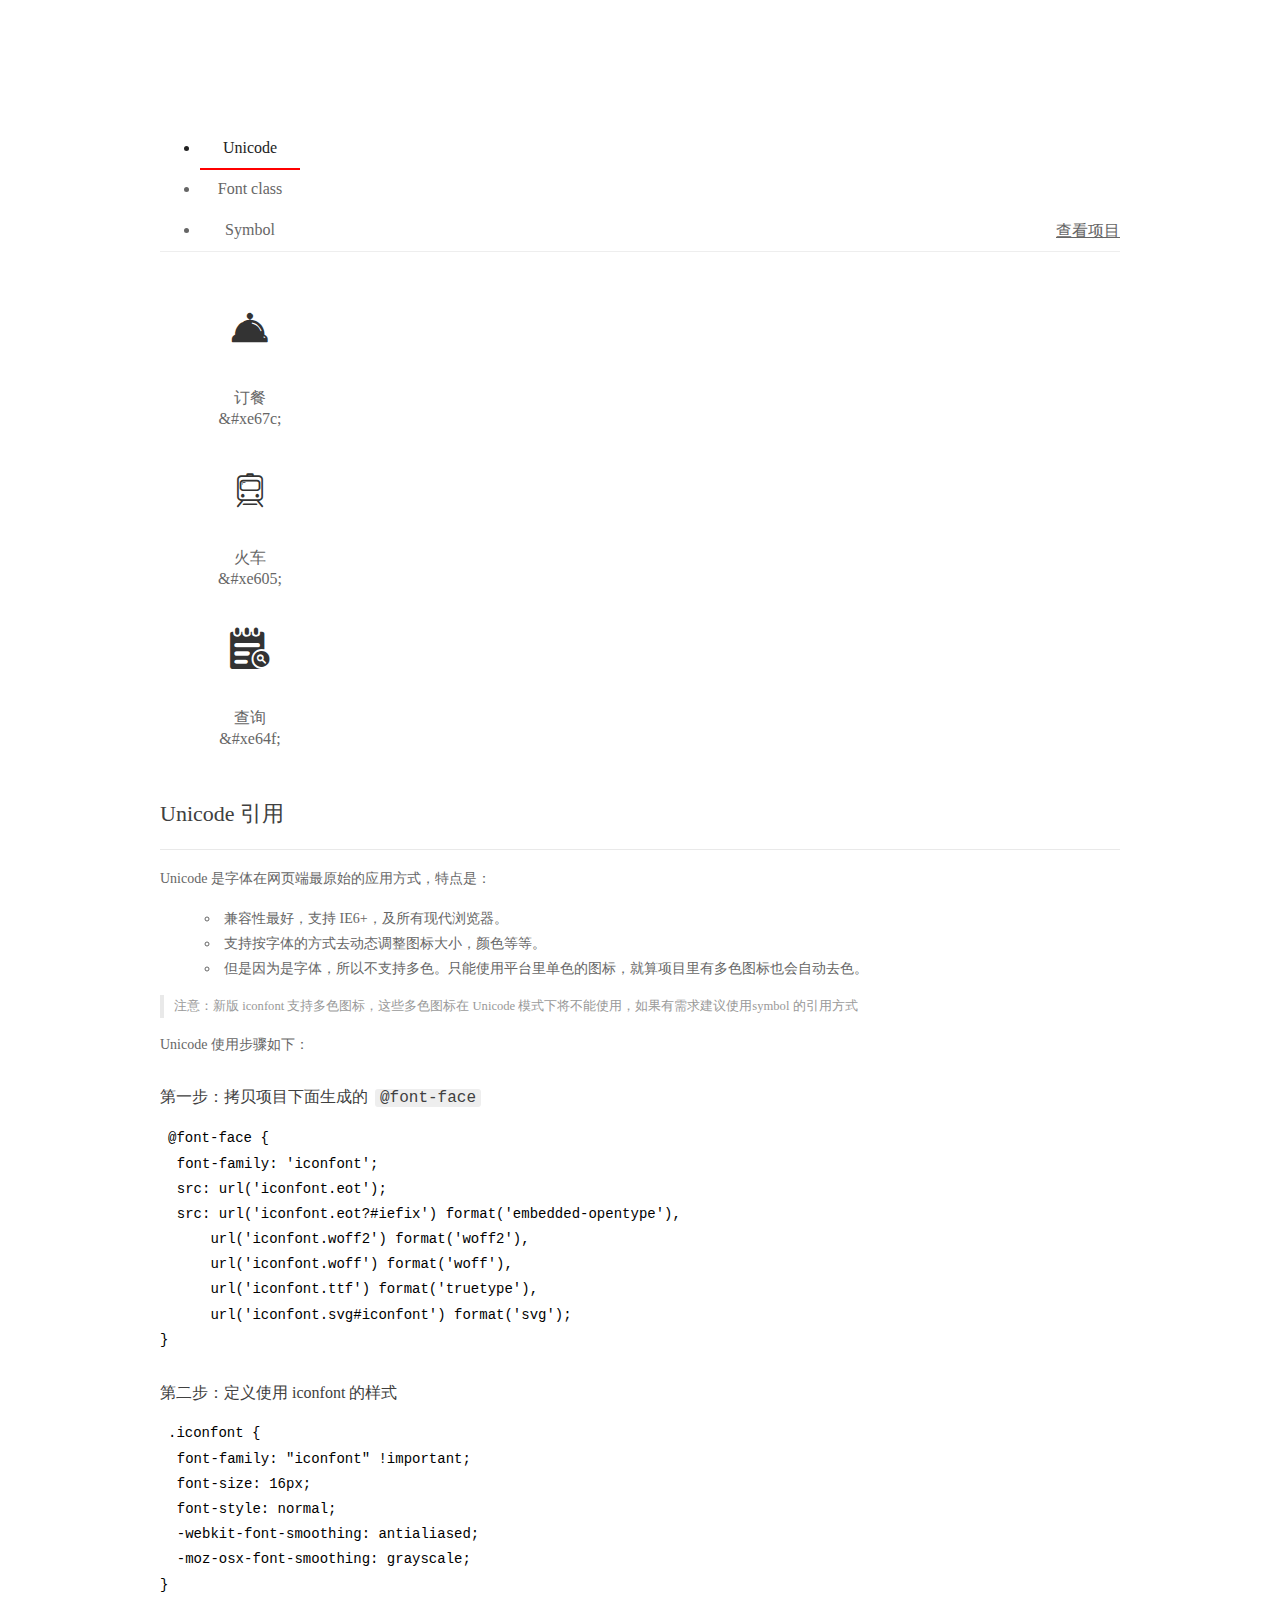
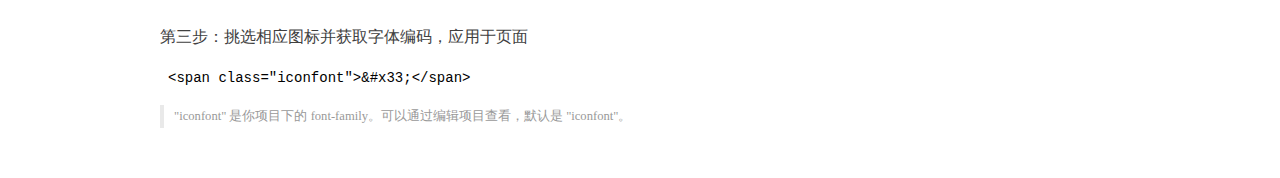
<file: font/demo_index.html>
<!DOCTYPE html>
<html>
<head>
  <meta charset="utf-8"/>
  <title>IconFont Demo</title>
  <link rel="shortcut icon" href="https://gtms04.alicdn.com/tps/i4/TB1_oz6GVXXXXaFXpXXJDFnIXXX-64-64.ico" type="image/x-icon"/>
  <link rel="stylesheet" href="https://g.alicdn.com/thx/cube/1.3.2/cube.min.css">
  <link rel="stylesheet" href="demo.css">
  <link rel="stylesheet" href="iconfont.css">
  <script src="iconfont.js"></script>
  <!-- jQuery -->
  <script src="https://a1.alicdn.com/oss/uploads/2018/12/26/7bfddb60-08e8-11e9-9b04-53e73bb6408b.js"></script>
  <!-- 代码高亮 -->
  <script src="https://a1.alicdn.com/oss/uploads/2018/12/26/a3f714d0-08e6-11e9-8a15-ebf944d7534c.js"></script>
</head>
<body>
  <div class="main">
    <h1 class="logo"><a href="https://www.iconfont.cn/" title="iconfont 首页" target="_blank">&#xe86b;</a></h1>
    <div class="nav-tabs">
      <ul id="tabs" class="dib-box">
        <li class="dib active"><span>Unicode</span></li>
        <li class="dib"><span>Font class</span></li>
        <li class="dib"><span>Symbol</span></li>
      </ul>
      
      <a href="https://www.iconfont.cn/manage/index?manage_type=myprojects&projectId=1088593" target="_blank" class="nav-more">查看项目</a>
      
    </div>
    <div class="tab-container">
      <div class="content unicode" style="display: block;">
          <ul class="icon_lists dib-box">
          
            <li class="dib">
              <span class="icon iconfont">&#xe67c;</span>
                <div class="name">订餐</div>
                <div class="code-name">&amp;#xe67c;</div>
              </li>
          
            <li class="dib">
              <span class="icon iconfont">&#xe605;</span>
                <div class="name">火车</div>
                <div class="code-name">&amp;#xe605;</div>
              </li>
          
            <li class="dib">
              <span class="icon iconfont">&#xe64f;</span>
                <div class="name">查询</div>
                <div class="code-name">&amp;#xe64f;</div>
              </li>
          
          </ul>
          <div class="article markdown">
          <h2 id="unicode-">Unicode 引用</h2>
          <hr>

          <p>Unicode 是字体在网页端最原始的应用方式，特点是：</p>
          <ul>
            <li>兼容性最好，支持 IE6+，及所有现代浏览器。</li>
            <li>支持按字体的方式去动态调整图标大小，颜色等等。</li>
            <li>但是因为是字体，所以不支持多色。只能使用平台里单色的图标，就算项目里有多色图标也会自动去色。</li>
          </ul>
          <blockquote>
            <p>注意：新版 iconfont 支持多色图标，这些多色图标在 Unicode 模式下将不能使用，如果有需求建议使用symbol 的引用方式</p>
          </blockquote>
          <p>Unicode 使用步骤如下：</p>
          <h3 id="-font-face">第一步：拷贝项目下面生成的 <code>@font-face</code></h3>
<pre><code class="language-css"
>@font-face {
  font-family: 'iconfont';
  src: url('iconfont.eot');
  src: url('iconfont.eot?#iefix') format('embedded-opentype'),
      url('iconfont.woff2') format('woff2'),
      url('iconfont.woff') format('woff'),
      url('iconfont.ttf') format('truetype'),
      url('iconfont.svg#iconfont') format('svg');
}
</code></pre>
          <h3 id="-iconfont-">第二步：定义使用 iconfont 的样式</h3>
<pre><code class="language-css"
>.iconfont {
  font-family: "iconfont" !important;
  font-size: 16px;
  font-style: normal;
  -webkit-font-smoothing: antialiased;
  -moz-osx-font-smoothing: grayscale;
}
</code></pre>
          <h3 id="-">第三步：挑选相应图标并获取字体编码，应用于页面</h3>
<pre>
<code class="language-html"
>&lt;span class="iconfont"&gt;&amp;#x33;&lt;/span&gt;
</code></pre>
          <blockquote>
            <p>"iconfont" 是你项目下的 font-family。可以通过编辑项目查看，默认是 "iconfont"。</p>
          </blockquote>
          </div>
      </div>
      <div class="content font-class">
        <ul class="icon_lists dib-box">
          
          <li class="dib">
            <span class="icon iconfont icon-dingcan"></span>
            <div class="name">
              订餐
            </div>
            <div class="code-name">.icon-dingcan
            </div>
          </li>
          
          <li class="dib">
            <span class="icon iconfont icon-huoche"></span>
            <div class="name">
              火车
            </div>
            <div class="code-name">.icon-huoche
            </div>
          </li>
          
          <li class="dib">
            <span class="icon iconfont icon-chaxun"></span>
            <div class="name">
              查询
            </div>
            <div class="code-name">.icon-chaxun
            </div>
          </li>
          
        </ul>
        <div class="article markdown">
        <h2 id="font-class-">font-class 引用</h2>
        <hr>

        <p>font-class 是 Unicode 使用方式的一种变种，主要是解决 Unicode 书写不直观，语意不明确的问题。</p>
        <p>与 Unicode 使用方式相比，具有如下特点：</p>
        <ul>
          <li>兼容性良好，支持 IE8+，及所有现代浏览器。</li>
          <li>相比于 Unicode 语意明确，书写更直观。可以很容易分辨这个 icon 是什么。</li>
          <li>因为使用 class 来定义图标，所以当要替换图标时，只需要修改 class 里面的 Unicode 引用。</li>
          <li>不过因为本质上还是使用的字体，所以多色图标还是不支持的。</li>
        </ul>
        <p>使用步骤如下：</p>
        <h3 id="-fontclass-">第一步：引入项目下面生成的 fontclass 代码：</h3>
<pre><code class="language-html">&lt;link rel="stylesheet" href="./iconfont.css"&gt;
</code></pre>
        <h3 id="-">第二步：挑选相应图标并获取类名，应用于页面：</h3>
<pre><code class="language-html">&lt;span class="iconfont icon-xxx"&gt;&lt;/span&gt;
</code></pre>
        <blockquote>
          <p>"
            iconfont" 是你项目下的 font-family。可以通过编辑项目查看，默认是 "iconfont"。</p>
        </blockquote>
      </div>
      </div>
      <div class="content symbol">
          <ul class="icon_lists dib-box">
          
            <li class="dib">
                <svg class="icon svg-icon" aria-hidden="true">
                  <use xlink:href="#icon-dingcan"></use>
                </svg>
                <div class="name">订餐</div>
                <div class="code-name">#icon-dingcan</div>
            </li>
          
            <li class="dib">
                <svg class="icon svg-icon" aria-hidden="true">
                  <use xlink:href="#icon-huoche"></use>
                </svg>
                <div class="name">火车</div>
                <div class="code-name">#icon-huoche</div>
            </li>
          
            <li class="dib">
                <svg class="icon svg-icon" aria-hidden="true">
                  <use xlink:href="#icon-chaxun"></use>
                </svg>
                <div class="name">查询</div>
                <div class="code-name">#icon-chaxun</div>
            </li>
          
          </ul>
          <div class="article markdown">
          <h2 id="symbol-">Symbol 引用</h2>
          <hr>

          <p>这是一种全新的使用方式，应该说这才是未来的主流，也是平台目前推荐的用法。相关介绍可以参考这篇<a href="">文章</a>
            这种用法其实是做了一个 SVG 的集合，与另外两种相比具有如下特点：</p>
          <ul>
            <li>支持多色图标了，不再受单色限制。</li>
            <li>通过一些技巧，支持像字体那样，通过 <code>font-size</code>, <code>color</code> 来调整样式。</li>
            <li>兼容性较差，支持 IE9+，及现代浏览器。</li>
            <li>浏览器渲染 SVG 的性能一般，还不如 png。</li>
          </ul>
          <p>使用步骤如下：</p>
          <h3 id="-symbol-">第一步：引入项目下面生成的 symbol 代码：</h3>
<pre><code class="language-html">&lt;script src="./iconfont.js"&gt;&lt;/script&gt;
</code></pre>
          <h3 id="-css-">第二步：加入通用 CSS 代码（引入一次就行）：</h3>
<pre><code class="language-html">&lt;style&gt;
.icon {
  width: 1em;
  height: 1em;
  vertical-align: -0.15em;
  fill: currentColor;
  overflow: hidden;
}
&lt;/style&gt;
</code></pre>
          <h3 id="-">第三步：挑选相应图标并获取类名，应用于页面：</h3>
<pre><code class="language-html">&lt;svg class="icon" aria-hidden="true"&gt;
  &lt;use xlink:href="#icon-xxx"&gt;&lt;/use&gt;
&lt;/svg&gt;
</code></pre>
          </div>
      </div>

    </div>
  </div>
  <script>
  $(document).ready(function () {
      $('.tab-container .content:first').show()

      $('#tabs li').click(function (e) {
        var tabContent = $('.tab-container .content')
        var index = $(this).index()

        if ($(this).hasClass('active')) {
          return
        } else {
          $('#tabs li').removeClass('active')
          $(this).addClass('active')

          tabContent.hide().eq(index).fadeIn()
        }
      })
    })
  </script>
</body>
</html>
</file>
<file: font/demo.css>
/* Logo 字体 */
@font-face {
  font-family: "iconfont logo";
  src: url('https://at.alicdn.com/t/font_985780_km7mi63cihi.eot?t=1545807318834');
  src: url('https://at.alicdn.com/t/font_985780_km7mi63cihi.eot?t=1545807318834#iefix') format('embedded-opentype'),
    url('https://at.alicdn.com/t/font_985780_km7mi63cihi.woff?t=1545807318834') format('woff'),
    url('https://at.alicdn.com/t/font_985780_km7mi63cihi.ttf?t=1545807318834') format('truetype'),
    url('https://at.alicdn.com/t/font_985780_km7mi63cihi.svg?t=1545807318834#iconfont') format('svg');
}

.logo {
  font-family: "iconfont logo";
  font-size: 160px;
  font-style: normal;
  -webkit-font-smoothing: antialiased;
  -moz-osx-font-smoothing: grayscale;
}

/* tabs */
.nav-tabs {
  position: relative;
}

.nav-tabs .nav-more {
  position: absolute;
  right: 0;
  bottom: 0;
  height: 42px;
  line-height: 42px;
  color: #666;
}

#tabs {
  border-bottom: 1px solid #eee;
}

#tabs li {
  cursor: pointer;
  width: 100px;
  height: 40px;
  line-height: 40px;
  text-align: center;
  font-size: 16px;
  border-bottom: 2px solid transparent;
  position: relative;
  z-index: 1;
  margin-bottom: -1px;
  color: #666;
}


#tabs .active {
  border-bottom-color: #f00;
  color: #222;
}

.tab-container .content {
  display: none;
}

/* 页面布局 */
.main {
  padding: 30px 100px;
  width: 960px;
  margin: 0 auto;
}

.main .logo {
  color: #333;
  text-align: left;
  margin-bottom: 30px;
  line-height: 1;
  height: 110px;
  margin-top: -50px;
  overflow: hidden;
  *zoom: 1;
}

.main .logo a {
  font-size: 160px;
  color: #333;
}

.helps {
  margin-top: 40px;
}

.helps pre {
  padding: 20px;
  margin: 10px 0;
  border: solid 1px #e7e1cd;
  background-color: #fffdef;
  overflow: auto;
}

.icon_lists {
  width: 100% !important;
  overflow: hidden;
  *zoom: 1;
}

.icon_lists li {
  width: 100px;
  margin-bottom: 10px;
  margin-right: 20px;
  text-align: center;
  list-style: none !important;
  cursor: default;
}

.icon_lists li .code-name {
  line-height: 1.2;
}

.icon_lists .icon {
  display: block;
  height: 100px;
  line-height: 100px;
  font-size: 42px;
  margin: 10px auto;
  color: #333;
  -webkit-transition: font-size 0.25s linear, width 0.25s linear;
  -moz-transition: font-size 0.25s linear, width 0.25s linear;
  transition: font-size 0.25s linear, width 0.25s linear;
}

.icon_lists .icon:hover {
  font-size: 100px;
}

.icon_lists .svg-icon {
  /* 通过设置 font-size 来改变图标大小 */
  width: 1em;
  /* 图标和文字相邻时，垂直对齐 */
  vertical-align: -0.15em;
  /* 通过设置 color 来改变 SVG 的颜色/fill */
  fill: currentColor;
  /* path 和 stroke 溢出 viewBox 部分在 IE 下会显示
      normalize.css 中也包含这行 */
  overflow: hidden;
}

.icon_lists li .name,
.icon_lists li .code-name {
  color: #666;
}

/* markdown 样式 */
.markdown {
  color: #666;
  font-size: 14px;
  line-height: 1.8;
}

.highlight {
  line-height: 1.5;
}

.markdown img {
  vertical-align: middle;
  max-width: 100%;
}

.markdown h1 {
  color: #404040;
  font-weight: 500;
  line-height: 40px;
  margin-bottom: 24px;
}

.markdown h2,
.markdown h3,
.markdown h4,
.markdown h5,
.markdown h6 {
  color: #404040;
  margin: 1.6em 0 0.6em 0;
  font-weight: 500;
  clear: both;
}

.markdown h1 {
  font-size: 28px;
}

.markdown h2 {
  font-size: 22px;
}

.markdown h3 {
  font-size: 16px;
}

.markdown h4 {
  font-size: 14px;
}

.markdown h5 {
  font-size: 12px;
}

.markdown h6 {
  font-size: 12px;
}

.markdown hr {
  height: 1px;
  border: 0;
  background: #e9e9e9;
  margin: 16px 0;
  clear: both;
}

.markdown p {
  margin: 1em 0;
}

.markdown>p,
.markdown>blockquote,
.markdown>.highlight,
.markdown>ol,
.markdown>ul {
  width: 80%;
}

.markdown ul>li {
  list-style: circle;
}

.markdown>ul li,
.markdown blockquote ul>li {
  margin-left: 20px;
  padding-left: 4px;
}

.markdown>ul li p,
.markdown>ol li p {
  margin: 0.6em 0;
}

.markdown ol>li {
  list-style: decimal;
}

.markdown>ol li,
.markdown blockquote ol>li {
  margin-left: 20px;
  padding-left: 4px;
}

.markdown code {
  margin: 0 3px;
  padding: 0 5px;
  background: #eee;
  border-radius: 3px;
}

.markdown strong,
.markdown b {
  font-weight: 600;
}

.markdown>table {
  border-collapse: collapse;
  border-spacing: 0px;
  empty-cells: show;
  border: 1px solid #e9e9e9;
  width: 95%;
  margin-bottom: 24px;
}

.markdown>table th {
  white-space: nowrap;
  color: #333;
  font-weight: 600;
}

.markdown>table th,
.markdown>table td {
  border: 1px solid #e9e9e9;
  padding: 8px 16px;
  text-align: left;
}

.markdown>table th {
  background: #F7F7F7;
}

.markdown blockquote {
  font-size: 90%;
  color: #999;
  border-left: 4px solid #e9e9e9;
  padding-left: 0.8em;
  margin: 1em 0;
}

.markdown blockquote p {
  margin: 0;
}

.markdown .anchor {
  opacity: 0;
  transition: opacity 0.3s ease;
  margin-left: 8px;
}

.markdown .waiting {
  color: #ccc;
}

.markdown h1:hover .anchor,
.markdown h2:hover .anchor,
.markdown h3:hover .anchor,
.markdown h4:hover .anchor,
.markdown h5:hover .anchor,
.markdown h6:hover .anchor {
  opacity: 1;
  display: inline-block;
}

.markdown>br,
.markdown>p>br {
  clear: both;
}


.hljs {
  display: block;
  background: white;
  padding: 0.5em;
  color: #333333;
  overflow-x: auto;
}

.hljs-comment,
.hljs-meta {
  color: #969896;
}

.hljs-string,
.hljs-variable,
.hljs-template-variable,
.hljs-strong,
.hljs-emphasis,
.hljs-quote {
  color: #df5000;
}

.hljs-keyword,
.hljs-selector-tag,
.hljs-type {
  color: #a71d5d;
}

.hljs-literal,
.hljs-symbol,
.hljs-bullet,
.hljs-attribute {
  color: #0086b3;
}

.hljs-section,
.hljs-name {
  color: #63a35c;
}

.hljs-tag {
  color: #333333;
}

.hljs-title,
.hljs-attr,
.hljs-selector-id,
.hljs-selector-class,
.hljs-selector-attr,
.hljs-selector-pseudo {
  color: #795da3;
}

.hljs-addition {
  color: #55a532;
  background-color: #eaffea;
}

.hljs-deletion {
  color: #bd2c00;
  background-color: #ffecec;
}

.hljs-link {
  text-decoration: underline;
}

/* 代码高亮 */
/* PrismJS 1.15.0
https://prismjs.com/download.html#themes=prism&languages=markup+css+clike+javascript */
/**
 * prism.js default theme for JavaScript, CSS and HTML
 * Based on dabblet (http://dabblet.com)
 * @author Lea Verou
 */
code[class*="language-"],
pre[class*="language-"] {
  color: black;
  background: none;
  text-shadow: 0 1px white;
  font-family: Consolas, Monaco, 'Andale Mono', 'Ubuntu Mono', monospace;
  text-align: left;
  white-space: pre;
  word-spacing: normal;
  word-break: normal;
  word-wrap: normal;
  line-height: 1.5;

  -moz-tab-size: 4;
  -o-tab-size: 4;
  tab-size: 4;

  -webkit-hyphens: none;
  -moz-hyphens: none;
  -ms-hyphens: none;
  hyphens: none;
}

pre[class*="language-"]::-moz-selection,
pre[class*="language-"] ::-moz-selection,
code[class*="language-"]::-moz-selection,
code[class*="language-"] ::-moz-selection {
  text-shadow: none;
  background: #b3d4fc;
}

pre[class*="language-"]::selection,
pre[class*="language-"] ::selection,
code[class*="language-"]::selection,
code[class*="language-"] ::selection {
  text-shadow: none;
  background: #b3d4fc;
}

@media print {

  code[class*="language-"],
  pre[class*="language-"] {
    text-shadow: none;
  }
}

/* Code blocks */
pre[class*="language-"] {
  padding: 1em;
  margin: .5em 0;
  overflow: auto;
}

:not(pre)>code[class*="language-"],
pre[class*="language-"] {
  background: #f5f2f0;
}

/* Inline code */
:not(pre)>code[class*="language-"] {
  padding: .1em;
  border-radius: .3em;
  white-space: normal;
}

.token.comment,
.token.prolog,
.token.doctype,
.token.cdata {
  color: slategray;
}

.token.punctuation {
  color: #999;
}

.namespace {
  opacity: .7;
}

.token.property,
.token.tag,
.token.boolean,
.token.number,
.token.constant,
.token.symbol,
.token.deleted {
  color: #905;
}

.token.selector,
.token.attr-name,
.token.string,
.token.char,
.token.builtin,
.token.inserted {
  color: #690;
}

.token.operator,
.token.entity,
.token.url,
.language-css .token.string,
.style .token.string {
  color: #9a6e3a;
  background: hsla(0, 0%, 100%, .5);
}

.token.atrule,
.token.attr-value,
.token.keyword {
  color: #07a;
}

.token.function,
.token.class-name {
  color: #DD4A68;
}

.token.regex,
.token.important,
.token.variable {
  color: #e90;
}

.token.important,
.token.bold {
  font-weight: bold;
}

.token.italic {
  font-style: italic;
}

.token.entity {
  cursor: help;
}
</file>
<file: font/iconfont.css>
@font-face {font-family: "iconfont";
  src: url('iconfont.eot?t=1552555725827'); /* IE9 */
  src: url('iconfont.eot?t=1552555725827#iefix') format('embedded-opentype'), /* IE6-IE8 */
  url('[data-uri]') format('woff2'),
  url('iconfont.woff?t=1552555725827') format('woff'),
  url('iconfont.ttf?t=1552555725827') format('truetype'), /* chrome, firefox, opera, Safari, Android, iOS 4.2+ */
  url('iconfont.svg?t=1552555725827#iconfont') format('svg'); /* iOS 4.1- */
}

.iconfont {
  font-family: "iconfont" !important;
  font-size: 16px;
  font-style: normal;
  -webkit-font-smoothing: antialiased;
  -moz-osx-font-smoothing: grayscale;
}

.icon-dingcan:before {
  content: "\e67c";
}

.icon-huoche:before {
  content: "\e605";
}

.icon-chaxun:before {
  content: "\e64f";
}
</file>
